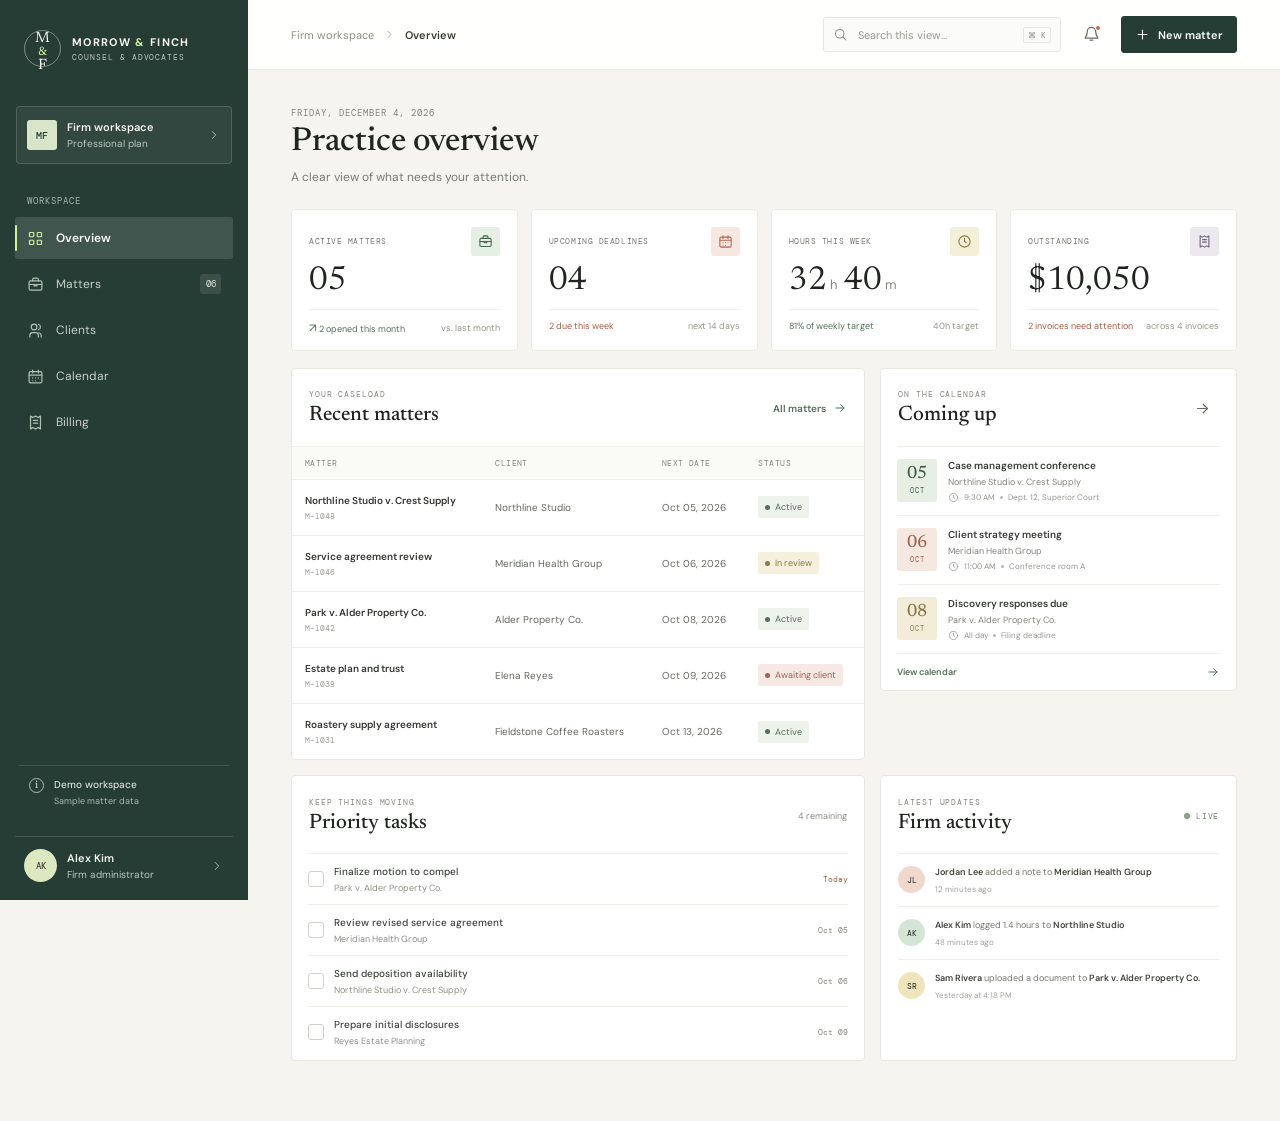
<file: index.html>
<!doctype html>
<html lang="en">
  <head>
    <meta charset="UTF-8" />
    <meta name="viewport" content="width=device-width, initial-scale=1.0" />
    <meta name="theme-color" content="#f5f4ef" />
    <meta name="description" content="A clear view of matters, clients, deadlines, and billing for your law firm." />
    <title>Morrow &amp; Finch | Practice Management</title>
    <link rel="stylesheet" href="styles.css" />
    <script src="script.js" defer></script>
  </head>
  <body>
    <svg class="icon-definitions" xmlns="http://www.w3.org/2000/svg" aria-hidden="true">
      <symbol id="i-grid" viewBox="0 0 24 24"><rect x="3.5" y="3.5" width="6" height="6" rx="1"/><rect x="14.5" y="3.5" width="6" height="6" rx="1"/><rect x="3.5" y="14.5" width="6" height="6" rx="1"/><rect x="14.5" y="14.5" width="6" height="6" rx="1"/></symbol>
      <symbol id="i-briefcase" viewBox="0 0 24 24"><rect x="3" y="7" width="18" height="13" rx="2"/><path d="M8 7V5a2 2 0 0 1 2-2h4a2 2 0 0 1 2 2v2M3 12h18m-11 0v2h4v-2"/></symbol>
      <symbol id="i-users" viewBox="0 0 24 24"><path d="M16 21v-2a4 4 0 0 0-4-4H8a4 4 0 0 0-4 4v2m6-10a4 4 0 1 0 0-8 4 4 0 0 0 0 8Zm10 10v-2a4 4 0 0 0-3-3.87m-1-11.9a4 4 0 0 1 0 7.75"/></symbol>
      <symbol id="i-calendar" viewBox="0 0 24 24"><rect x="3" y="5" width="18" height="16" rx="2"/><path d="M16 3v4M8 3v4M3 10h18m-13 4h.01M12 14h.01M16 14h.01M8 18h.01M12 18h.01"/></symbol>
      <symbol id="i-receipt" viewBox="0 0 24 24"><path d="M5 3v18l3-2 4 2 4-2 3 2V3l-3 2-4-2-4 2-3-2Z"/><path d="M9 9h6m-6 4h6"/></symbol>
      <symbol id="i-search" viewBox="0 0 24 24"><circle cx="10.8" cy="10.8" r="6.8"/><path d="m16 16 4.5 4.5"/></symbol>
      <symbol id="i-plus" viewBox="0 0 24 24"><path d="M12 5v14M5 12h14"/></symbol>
      <symbol id="i-arrow" viewBox="0 0 24 24"><path d="M5 12h14m-6-6 6 6-6 6"/></symbol>
      <symbol id="i-clock" viewBox="0 0 24 24"><circle cx="12" cy="12" r="9"/><path d="M12 7v5l3 2"/></symbol>
      <symbol id="i-check" viewBox="0 0 24 24"><path d="m5 12 4 4L19 6"/></symbol>
      <symbol id="i-bell" viewBox="0 0 24 24"><path d="M18 8a6 6 0 0 0-12 0c0 7-3 7-3 9h18c0-2-3-2-3-9m-8 12h4"/></symbol>
      <symbol id="i-close" viewBox="0 0 24 24"><path d="m6 6 12 12M18 6 6 18"/></symbol>
      <symbol id="i-chevron" viewBox="0 0 24 24"><path d="m9 18 6-6-6-6"/></symbol>
    </svg>

    <div class="app-shell">
      <aside class="sidebar">
        <a class="brand" href="#overview" aria-label="Morrow and Finch home">
          <span class="brand-mark">M<span>&amp;</span>F</span>
          <span class="brand-copy"><strong>MORROW <span>&amp;</span> FINCH</strong><small>COUNSEL &amp; ADVOCATES</small></span>
        </a>

        <div class="workspace-switcher">
          <span class="workspace-monogram">MF</span>
          <span class="workspace-copy"><strong>Firm workspace</strong><small>Professional plan</small></span>
          <svg class="icon"><use href="#i-chevron" /></svg>
        </div>

        <p class="nav-label">WORKSPACE</p>
        <nav class="primary-nav" aria-label="Main navigation">
          <a class="nav-link is-active" href="#overview" data-view-link="overview" aria-current="page"><svg class="icon"><use href="#i-grid" /></svg><span>Overview</span></a>
          <a class="nav-link" href="#matters" data-view-link="matters"><svg class="icon"><use href="#i-briefcase" /></svg><span>Matters</span><span class="nav-count" id="nav-matter-count">0</span></a>
          <a class="nav-link" href="#clients" data-view-link="clients"><svg class="icon"><use href="#i-users" /></svg><span>Clients</span></a>
          <a class="nav-link" href="#calendar" data-view-link="calendar"><svg class="icon"><use href="#i-calendar" /></svg><span>Calendar</span></a>
          <a class="nav-link" href="#billing" data-view-link="billing"><svg class="icon"><use href="#i-receipt" /></svg><span>Billing</span></a>
        </nav>

        <div class="sidebar-bottom">
          <div class="sidebar-note"><span class="note-mark">i</span><span><strong>Demo workspace</strong><small>Sample matter data</small></span></div>
          <button class="profile-button" type="button" aria-label="Account settings">
            <span class="avatar avatar-olive">AK</span>
            <span class="profile-copy"><strong>Alex Kim</strong><small>Firm administrator</small></span>
            <svg class="icon"><use href="#i-chevron" /></svg>
          </button>
        </div>
      </aside>

      <div class="main-column">
        <header class="topbar">
          <div class="breadcrumbs"><span>Firm workspace</span><svg class="icon"><use href="#i-chevron" /></svg><strong id="breadcrumb-current">Overview</strong></div>
          <div class="topbar-actions">
            <label class="search-box">
              <svg class="icon"><use href="#i-search" /></svg>
              <input id="global-search" type="search" placeholder="Search this view..." autocomplete="off" aria-label="Search this view" />
              <kbd>⌘ K</kbd>
            </label>
            <button class="icon-button notification-button" type="button" aria-label="Notifications"><svg class="icon"><use href="#i-bell" /></svg><span></span></button>
            <button class="button button-primary top-new-matter" type="button" data-open-matter><svg class="icon"><use href="#i-plus" /></svg> New matter</button>
          </div>
        </header>

        <main class="page-content">
          <section class="view is-active" id="view-overview" data-view="overview" aria-labelledby="overview-title">
            <div class="page-heading">
              <div><p class="eyebrow" id="today-label">FRIDAY, OCTOBER 2, 2026</p><h1 id="overview-title">Practice overview</h1><p class="heading-subtitle">A clear view of what needs your attention.</p></div>
              <button class="button button-primary heading-new-matter" type="button" data-open-matter><svg class="icon"><use href="#i-plus" /></svg> New matter</button>
            </div>

            <div class="metric-grid" aria-label="Practice metrics">
              <article class="metric-card"><div class="metric-top"><span>ACTIVE MATTERS</span><span class="metric-icon icon-green"><svg class="icon"><use href="#i-briefcase" /></svg></span></div><div class="metric-value" id="active-matters">0</div><div class="metric-foot"><span class="metric-positive"><span class="metric-arrow">↗</span> 2 opened this month</span><span>vs. last month</span></div></article>
              <article class="metric-card"><div class="metric-top"><span>UPCOMING DEADLINES</span><span class="metric-icon icon-peach"><svg class="icon"><use href="#i-calendar" /></svg></span></div><div class="metric-value">04</div><div class="metric-foot"><span class="metric-warning">2 due this week</span><span>next 14 days</span></div></article>
              <article class="metric-card"><div class="metric-top"><span>HOURS THIS WEEK</span><span class="metric-icon icon-yellow"><svg class="icon"><use href="#i-clock" /></svg></span></div><div class="metric-value">32<span class="metric-unit">h</span> 40<span class="metric-unit">m</span></div><div class="metric-foot"><span class="metric-positive">81% of weekly target</span><span>40h target</span></div></article>
              <article class="metric-card"><div class="metric-top"><span>OUTSTANDING</span><span class="metric-icon icon-lavender"><svg class="icon"><use href="#i-receipt" /></svg></span></div><div class="metric-value" id="outstanding-total">$0</div><div class="metric-foot"><span class="metric-warning">2 invoices need attention</span><span>across 4 invoices</span></div></article>
            </div>

            <div class="dashboard-grid">
              <section class="content-panel matter-panel" aria-labelledby="recent-matters-title">
                <div class="panel-heading"><div><p class="section-kicker">YOUR CASELOAD</p><h2 id="recent-matters-title">Recent matters</h2></div><button class="text-link" type="button" data-go-view="matters">All matters <svg class="icon"><use href="#i-arrow" /></svg></button></div>
                <div class="table-wrap"><table class="data-table"><thead><tr><th>MATTER</th><th>CLIENT</th><th>NEXT DATE</th><th>STATUS</th></tr></thead><tbody class="matter-rows" data-table="overview"></tbody></table></div>
                <p class="empty-state" id="overview-empty" hidden>No matters match your search.</p>
              </section>

              <section class="content-panel agenda-panel" aria-labelledby="agenda-title">
                <div class="panel-heading"><div><p class="section-kicker">ON THE CALENDAR</p><h2 id="agenda-title">Coming up</h2></div><button class="icon-button panel-icon-button" type="button" data-go-view="calendar" aria-label="Open calendar"><svg class="icon"><use href="#i-arrow" /></svg></button></div>
                <div class="agenda-list">
                  <article class="agenda-item"><div class="agenda-date"><strong>05</strong><span>OCT</span></div><div class="agenda-copy"><strong>Case management conference</strong><span>Northline Studio v. Crest Supply</span><small><svg class="icon"><use href="#i-clock" /></svg> 9:30 AM <i></i> Dept. 12, Superior Court</small></div></article>
                  <article class="agenda-item"><div class="agenda-date agenda-date-peach"><strong>06</strong><span>OCT</span></div><div class="agenda-copy"><strong>Client strategy meeting</strong><span>Meridian Health Group</span><small><svg class="icon"><use href="#i-clock" /></svg> 11:00 AM <i></i> Conference room A</small></div></article>
                  <article class="agenda-item"><div class="agenda-date agenda-date-yellow"><strong>08</strong><span>OCT</span></div><div class="agenda-copy"><strong>Discovery responses due</strong><span>Park v. Alder Property Co.</span><small><svg class="icon"><use href="#i-clock" /></svg> All day <i></i> Filing deadline</small></div></article>
                </div>
                <button class="agenda-footer" type="button" data-go-view="calendar">View calendar <svg class="icon"><use href="#i-arrow" /></svg></button>
              </section>

              <section class="content-panel task-panel" aria-labelledby="tasks-title">
                <div class="panel-heading"><div><p class="section-kicker">KEEP THINGS MOVING</p><h2 id="tasks-title">Priority tasks</h2></div><span class="task-summary" id="task-summary">0 remaining</span></div>
                <div class="task-list" id="task-list">
                  <label class="task-item"><input type="checkbox" /><span class="task-check"><svg class="icon"><use href="#i-check" /></svg></span><span class="task-copy"><strong>Finalize motion to compel</strong><small>Park v. Alder Property Co.</small></span><span class="task-due due-today">Today</span></label>
                  <label class="task-item"><input type="checkbox" /><span class="task-check"><svg class="icon"><use href="#i-check" /></svg></span><span class="task-copy"><strong>Review revised service agreement</strong><small>Meridian Health Group</small></span><span class="task-due">Oct 05</span></label>
                  <label class="task-item"><input type="checkbox" /><span class="task-check"><svg class="icon"><use href="#i-check" /></svg></span><span class="task-copy"><strong>Send deposition availability</strong><small>Northline Studio v. Crest Supply</small></span><span class="task-due">Oct 06</span></label>
                  <label class="task-item"><input type="checkbox" /><span class="task-check"><svg class="icon"><use href="#i-check" /></svg></span><span class="task-copy"><strong>Prepare initial disclosures</strong><small>Reyes Estate Planning</small></span><span class="task-due">Oct 09</span></label>
                </div>
              </section>

              <section class="content-panel activity-panel" aria-labelledby="activity-title">
                <div class="panel-heading"><div><p class="section-kicker">LATEST UPDATES</p><h2 id="activity-title">Firm activity</h2></div><span class="activity-live"><span></span> LIVE</span></div>
                <div class="activity-list">
                  <article class="activity-item"><span class="activity-avatar avatar-peach">JL</span><div><p><strong>Jordan Lee</strong> added a note to <b>Meridian Health Group</b></p><small>12 minutes ago</small></div></article>
                  <article class="activity-item"><span class="activity-avatar avatar-green">AK</span><div><p><strong>Alex Kim</strong> logged 1.4 hours to <b>Northline Studio</b></p><small>48 minutes ago</small></div></article>
                  <article class="activity-item"><span class="activity-avatar avatar-yellow">SR</span><div><p><strong>Sam Rivera</strong> uploaded a document to <b>Park v. Alder Property Co.</b></p><small>Yesterday at 4:18 PM</small></div></article>
                </div>
              </section>
            </div>
          </section>

          <section class="view" id="view-matters" data-view="matters" aria-labelledby="matters-title" hidden>
            <div class="page-heading"><div><p class="eyebrow">CASELOAD</p><h1 id="matters-title">Matters</h1><p class="heading-subtitle">Track active work, key dates, and case status.</p></div><button class="button button-primary" type="button" data-open-matter><svg class="icon"><use href="#i-plus" /></svg> New matter</button></div>
            <div class="view-toolbar"><div class="view-count"><strong id="matter-view-count">0</strong> matters</div><label class="select-wrap"><span class="visually-hidden">Filter matters by status</span><select id="matter-status-filter"><option value="all">All statuses</option><option value="Active">Active</option><option value="In review">In review</option><option value="Awaiting client">Awaiting client</option><option value="Closed">Closed</option></select><svg class="icon"><use href="#i-chevron" /></svg></label></div>
            <section class="content-panel full-table-panel"><div class="table-wrap"><table class="data-table matters-table"><thead><tr><th>MATTER</th><th>CLIENT</th><th>TYPE</th><th>LEAD COUNSEL</th><th>NEXT DATE</th><th>STATUS</th></tr></thead><tbody class="matter-rows" data-table="matters"></tbody></table></div><p class="empty-state" id="matters-empty" hidden>No matters match these filters.</p></section>
          </section>

          <section class="view" id="view-clients" data-view="clients" aria-labelledby="clients-title" hidden>
            <div class="page-heading"><div><p class="eyebrow">RELATIONSHIPS</p><h1 id="clients-title">Clients</h1><p class="heading-subtitle">The people and organizations behind your work.</p></div><span class="client-total"><strong>06</strong> clients</span></div>
            <section class="content-panel full-table-panel"><div class="table-wrap"><table class="data-table clients-table"><thead><tr><th>CLIENT</th><th>CONTACT</th><th>OPEN MATTERS</th><th>CLIENT SINCE</th><th>TYPE</th></tr></thead><tbody>
              <tr class="searchable"><td><span class="client-cell"><span class="avatar avatar-peach">NH</span><span><strong>Northline Studio</strong><small>Portland, OR</small></span></span></td><td>Naomi Hart<small>naomi@northlinestudio.example</small></td><td>2 matters</td><td>Jan 2024</td><td><span class="client-type">Business</span></td></tr>
              <tr class="searchable"><td><span class="client-cell"><span class="avatar avatar-green">MH</span><span><strong>Meridian Health Group</strong><small>Seattle, WA</small></span></span></td><td>Marcus Hill<small>marcus@meridianhealth.example</small></td><td>1 matter</td><td>Mar 2023</td><td><span class="client-type">Business</span></td></tr>
              <tr class="searchable"><td><span class="client-cell"><span class="avatar avatar-yellow">AP</span><span><strong>Alder Property Co.</strong><small>Portland, OR</small></span></span></td><td>Devon Price<small>devon@alderproperty.example</small></td><td>1 matter</td><td>Aug 2025</td><td><span class="client-type">Business</span></td></tr>
              <tr class="searchable"><td><span class="client-cell"><span class="avatar avatar-blue">ER</span><span><strong>Elena Reyes</strong><small>Vancouver, WA</small></span></span></td><td>Elena Reyes<small>elena.reyes@example.net</small></td><td>1 matter</td><td>Feb 2026</td><td><span class="client-type individual">Individual</span></td></tr>
              <tr class="searchable"><td><span class="client-cell"><span class="avatar avatar-lilac">FC</span><span><strong>Fieldstone Coffee Roasters</strong><small>Salem, OR</small></span></span></td><td>Priya Shah<small>priya@fieldstonecoffee.example</small></td><td>1 matter</td><td>Jun 2024</td><td><span class="client-type">Business</span></td></tr>
              <tr class="searchable"><td><span class="client-cell"><span class="avatar avatar-gray">JM</span><span><strong>Jonah Miller</strong><small>Beaverton, OR</small></span></span></td><td>Jonah Miller<small>jonah.miller@example.net</small></td><td>1 matter</td><td>Sep 2026</td><td><span class="client-type individual">Individual</span></td></tr>
            </tbody></table></div><p class="empty-state" id="clients-empty" hidden>No clients match your search.</p></section>
          </section>

          <section class="view" id="view-calendar" data-view="calendar" aria-labelledby="calendar-title" hidden>
            <div class="page-heading"><div><p class="eyebrow">DEADLINES &amp; APPEARANCES</p><h1 id="calendar-title">Calendar</h1><p class="heading-subtitle">A look ahead at the dates that move your matters forward.</p></div><div class="calendar-month"><button class="icon-button" type="button" aria-label="Previous month" disabled>‹</button><strong>October 2026</strong><button class="icon-button" type="button" aria-label="Next month" disabled>›</button></div></div>
            <div class="calendar-layout"><section class="content-panel calendar-agenda"><div class="panel-heading"><div><p class="section-kicker">WEEK OF OCTOBER 5</p><h2>Upcoming events</h2></div><span class="calendar-event-count">5 EVENTS</span></div>
              <article class="calendar-entry"><div class="calendar-entry-date"><strong>MON</strong><span>05</span></div><div class="calendar-entry-content"><span class="event-type court-event">COURT</span><h3>Case management conference</h3><p>Northline Studio v. Crest Supply</p><small>9:30 AM – 10:15 AM <i></i> Multnomah County Circuit Court, Dept. 12</small></div></article>
              <article class="calendar-entry"><div class="calendar-entry-date"><strong>TUE</strong><span>06</span></div><div class="calendar-entry-content"><span class="event-type meeting-event">MEETING</span><h3>Client strategy meeting</h3><p>Meridian Health Group</p><small>11:00 AM – 12:00 PM <i></i> Conference room A</small></div></article>
              <article class="calendar-entry"><div class="calendar-entry-date"><strong>WED</strong><span>07</span></div><div class="calendar-entry-content"><span class="event-type deadline-event">DEADLINE</span><h3>Expert witness disclosures</h3><p>Park v. Alder Property Co.</p><small>Due by 5:00 PM <i></i> Court filing</small></div></article>
              <article class="calendar-entry"><div class="calendar-entry-date"><strong>THU</strong><span>08</span></div><div class="calendar-entry-content"><span class="event-type deadline-event">DEADLINE</span><h3>Discovery responses due</h3><p>Park v. Alder Property Co.</p><small>Due by 5:00 PM <i></i> Serve opposing counsel</small></div></article>
              <article class="calendar-entry"><div class="calendar-entry-date"><strong>FRI</strong><span>09</span></div><div class="calendar-entry-content"><span class="event-type meeting-event">MEETING</span><h3>Estate plan review</h3><p>Elena Reyes</p><small>2:00 PM – 3:00 PM <i></i> Video conference</small></div></article>
            </section><aside class="calendar-aside"><section class="content-panel calendar-note"><span class="calendar-note-mark"><svg class="icon"><use href="#i-calendar" /></svg></span><p class="section-kicker">THIS WEEK</p><strong>5 important dates</strong><p>3 deadlines and 2 client or court meetings are on the schedule.</p><div class="calendar-note-rule"></div><span class="calendar-note-foot"><span class="status-dot"></span> All times Pacific</span></section><section class="content-panel calendar-legend"><h2>Event types</h2><p><span class="legend-dot court-dot"></span> Court appearance</p><p><span class="legend-dot deadline-dot"></span> Filing deadline</p><p><span class="legend-dot meeting-dot"></span> Client meeting</p></section></aside></div>
          </section>

          <section class="view" id="view-billing" data-view="billing" aria-labelledby="billing-title" hidden>
            <div class="page-heading"><div><p class="eyebrow">FINANCIALS</p><h1 id="billing-title">Billing</h1><p class="heading-subtitle">Keep an eye on time, invoices, and what’s outstanding.</p></div><button class="button button-outline" type="button" id="billing-export"><svg class="icon"><use href="#i-arrow" /></svg> Export report</button></div>
            <div class="billing-metrics"><article class="billing-metric"><span>OUTSTANDING</span><strong id="billing-outstanding">$0</strong><small>Across unpaid invoices</small></article><article class="billing-metric"><span>COLLECTED THIS MONTH</span><strong>$18,450</strong><small><b>↑ 12%</b> from last month</small></article><article class="billing-metric"><span>UNBILLED TIME</span><strong>$6,280</strong><small>42.5 hours not yet invoiced</small></article></div>
            <section class="content-panel full-table-panel invoice-panel"><div class="panel-heading invoice-heading"><div><p class="section-kicker">ACCOUNTS RECEIVABLE</p><h2>Recent invoices</h2></div><div class="invoice-legend"><span><i class="legend-dot paid-dot"></i> Paid</span><span><i class="legend-dot open-dot"></i> Due</span></div></div><div class="table-wrap"><table class="data-table invoice-table"><thead><tr><th>INVOICE</th><th>CLIENT</th><th>ISSUED</th><th>DUE DATE</th><th>AMOUNT</th><th>STATUS</th><th></th></tr></thead><tbody>
              <tr class="invoice-row"><td><strong>INV-2026-084</strong></td><td>Northline Studio</td><td>Sep 18, 2026</td><td>Oct 18, 2026</td><td class="invoice-amount" data-amount="4200">$4,200.00</td><td><span class="status status-paid">Paid</span></td><td><span class="paid-label">Received</span></td></tr>
              <tr class="invoice-row"><td><strong>INV-2026-083</strong></td><td>Meridian Health Group</td><td>Sep 15, 2026</td><td>Oct 15, 2026</td><td class="invoice-amount" data-amount="6850">$6,850.00</td><td><span class="status status-review">Due soon</span></td><td><button class="mark-paid" type="button">Mark paid</button></td></tr>
              <tr class="invoice-row"><td><strong>INV-2026-081</strong></td><td>Alder Property Co.</td><td>Aug 28, 2026</td><td>Sep 27, 2026</td><td class="invoice-amount" data-amount="3200">$3,200.00</td><td><span class="status status-overdue">Overdue</span></td><td><button class="mark-paid" type="button">Mark paid</button></td></tr>
              <tr class="invoice-row"><td><strong>INV-2026-079</strong></td><td>Fieldstone Coffee Roasters</td><td>Aug 20, 2026</td><td>Sep 19, 2026</td><td class="invoice-amount" data-amount="2750">$2,750.00</td><td><span class="status status-paid">Paid</span></td><td><span class="paid-label">Received</span></td></tr>
            </tbody></table></div><p class="export-note" id="export-note" aria-live="polite"></p></section>
          </section>
        </main>
      </div>
    </div>

    <dialog class="matter-dialog" id="matter-dialog" aria-labelledby="dialog-title">
      <form id="matter-form" method="dialog">
        <div class="dialog-heading"><div><p class="section-kicker">CASELOAD</p><h2 id="dialog-title">Open a new matter</h2></div><button class="icon-button dialog-close" type="button" aria-label="Close dialog"><svg class="icon"><use href="#i-close" /></svg></button></div>
        <p class="dialog-intro">Add the essentials now. You can fill in the rest of the file later.</p>
        <label class="form-field">Matter name<input name="matterName" required maxlength="100" placeholder="e.g. Smith v. Acme Corporation" /></label>
        <div class="form-row"><label class="form-field">Client<input name="client" required maxlength="80" placeholder="Client or organization" /></label><label class="form-field">Matter type<select name="type" required><option value="">Select type</option><option>Business litigation</option><option>Commercial contracts</option><option>Employment</option><option>Estate planning</option><option>Real estate</option><option>Other</option></select></label></div>
        <div class="form-row"><label class="form-field">Lead counsel<select name="lead" required><option>Alex Kim</option><option>Jordan Lee</option><option>Sam Rivera</option></select></label><label class="form-field">Next key date<input name="date" type="date" /></label></div>
        <div class="dialog-actions"><button class="button button-outline dialog-cancel" type="button">Cancel</button><button class="button button-primary" type="submit"><svg class="icon"><use href="#i-plus" /></svg> Create matter</button></div>
      </form>
    </dialog>
    <div class="toast" id="toast" role="status" aria-live="polite"><span class="toast-check"><svg class="icon"><use href="#i-check" /></svg></span><span id="toast-message">Done</span></div>
  </body>
</html>
</file>
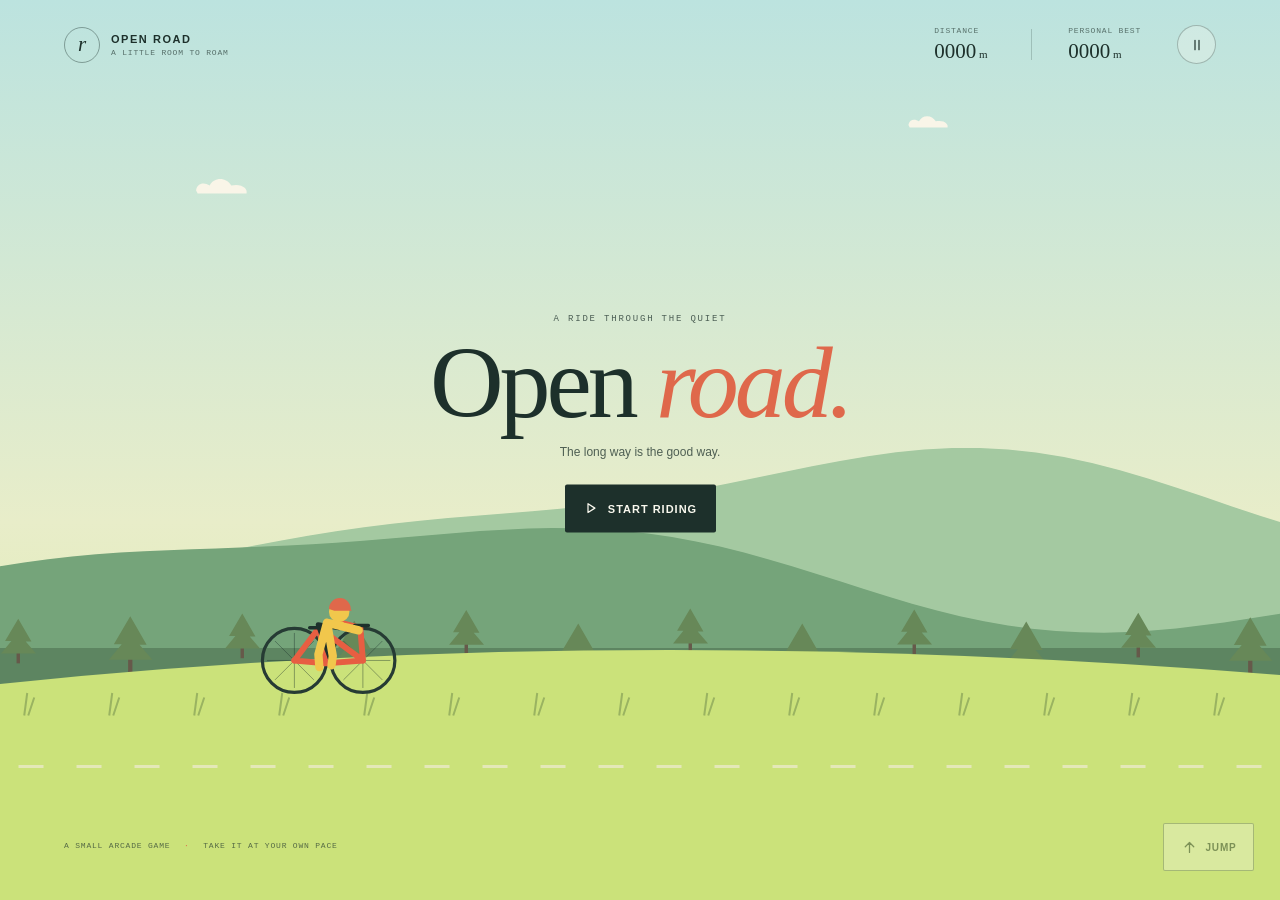
<file: ride-game.html>
<!doctype html>
<html lang="en">
  <head>
    <meta charset="UTF-8" />
    <meta name="viewport" content="width=device-width, initial-scale=1.0, viewport-fit=cover" />
    <meta name="theme-color" content="#c7e7de" />
    <title>Open Road | A Canvas Ride</title>
    <style>
      :root {
        color-scheme: light;
        --ink: #1d302b;
        --paper: #f9f8ee;
        --grass: #cbe27a;
        --coral: #df684b;
        --line: rgba(29, 48, 43, .2);
        --mono: 'Courier New', monospace;
        --sans: 'Trebuchet MS', 'Segoe UI', sans-serif;
      }

      * { box-sizing: border-box; }

      html, body { width: 100%; height: 100%; margin: 0; overflow: hidden; }

      body {
        min-width: 320px;
        background: #c7e7de;
        color: var(--ink);
        font-family: var(--sans);
      }

      button { color: inherit; font: inherit; }
      button:focus-visible { outline: 3px solid var(--coral); outline-offset: 4px; }

      .game {
        position: relative;
        width: 100%;
        height: 100%;
        min-height: 440px;
        isolation: isolate;
        overflow: hidden;
      }

      #ride-canvas { position: absolute; inset: 0; width: 100%; height: 100%; }

      .masthead {
        position: absolute;
        z-index: 2;
        top: 0;
        right: 0;
        left: 0;
        display: flex;
        align-items: center;
        justify-content: space-between;
        padding: max(25px, env(safe-area-inset-top)) clamp(20px, 5vw, 72px) 0;
        pointer-events: none;
      }

      .brand { display: flex; align-items: center; gap: 11px; }
      .brand-mark {
        display: grid;
        width: 36px;
        height: 36px;
        place-items: center;
        border: 1px solid rgba(29, 48, 43, .4);
        border-radius: 50%;
        font-family: Georgia, serif;
        font-size: 21px;
        font-style: italic;
      }
      .brand-name { display: grid; gap: 3px; }
      .brand-name strong { font-size: 11px; letter-spacing: .14em; }
      .brand-name small { color: rgba(29, 48, 43, .65); font-family: var(--mono); font-size: 8px; letter-spacing: .1em; }

      .ride-stats { display: flex; align-items: center; gap: clamp(14px, 3vw, 36px); }
      .stat { display: grid; min-width: 61px; gap: 4px; }
      .stat-label { color: rgba(29, 48, 43, .64); font-family: var(--mono); font-size: 8px; letter-spacing: .1em; }
      .stat-value { font-family: Georgia, serif; font-size: 21px; font-variant-numeric: tabular-nums; }
      .stat-divider { width: 1px; height: 31px; background: rgba(29, 48, 43, .2); }

      .icon-button {
        display: grid;
        width: 39px;
        height: 39px;
        place-items: center;
        border: 1px solid rgba(29, 48, 43, .28);
        border-radius: 50%;
        background: rgba(249, 248, 238, .3);
        cursor: pointer;
        pointer-events: auto;
        transition: background .15s ease, transform .15s ease;
      }
      .icon-button:hover { background: rgba(249, 248, 238, .75); transform: translateY(-1px); }
      .icon-button svg { width: 16px; height: 16px; fill: none; stroke: currentColor; stroke-width: 1.8; stroke-linecap: round; stroke-linejoin: round; }

      .center-overlay {
        position: absolute;
        z-index: 2;
        top: 47%;
        left: 50%;
        width: min(90vw, 540px);
        padding: 18px;
        text-align: center;
        transform: translate(-50%, -50%);
        transition: opacity .2s ease, visibility .2s ease;
      }
      .center-overlay[hidden] { display: block; visibility: hidden; opacity: 0; pointer-events: none; }
      .overline { margin: 0 0 13px; color: rgba(29, 48, 43, .75); font-family: var(--mono); font-size: 9px; letter-spacing: .2em; }
      .game-title { margin: 0; font-family: Georgia, 'Times New Roman', serif; font-size: clamp(48px, 9vw, 102px); font-weight: 400; line-height: .9; letter-spacing: -.04em; }
      .game-title em { color: var(--coral); font-weight: 400; }
      .overlay-copy { min-height: 18px; margin: 16px 0 22px; color: rgba(29, 48, 43, .75); font-size: 12px; }

      .ride-button {
        display: inline-flex;
        min-width: 151px;
        height: 48px;
        align-items: center;
        justify-content: center;
        gap: 10px;
        padding: 0 18px;
        border: 0;
        border-radius: 2px;
        background: var(--ink);
        color: var(--paper);
        cursor: pointer;
        font-size: 11px;
        font-weight: 700;
        letter-spacing: .09em;
        text-transform: uppercase;
        transition: background .16s ease, transform .16s ease;
      }
      .ride-button:hover { background: #36534a; transform: translateY(-2px); }
      .ride-button svg { width: 15px; height: 15px; fill: none; stroke: currentColor; stroke-width: 2; stroke-linecap: round; stroke-linejoin: round; }

      .jump-button {
        position: absolute;
        z-index: 2;
        right: max(26px, env(safe-area-inset-right));
        bottom: max(29px, env(safe-area-inset-bottom));
        display: inline-flex;
        min-width: 91px;
        height: 48px;
        align-items: center;
        justify-content: center;
        gap: 8px;
        padding: 0 15px;
        border: 1px solid rgba(29, 48, 43, .55);
        border-radius: 2px;
        background: rgba(249, 248, 238, .72);
        color: var(--ink);
        cursor: pointer;
        font-size: 10px;
        font-weight: 700;
        letter-spacing: .08em;
        opacity: .45;
        transition: opacity .15s ease, background .15s ease, transform .15s ease;
        touch-action: manipulation;
      }
      .jump-button:enabled { opacity: 1; }
      .jump-button:enabled:hover { background: var(--paper); transform: translateY(-2px); }
      .jump-button svg { width: 17px; height: 17px; fill: none; stroke: currentColor; stroke-width: 1.8; stroke-linecap: round; stroke-linejoin: round; }

      .bottom-note {
        position: absolute;
        z-index: 2;
        bottom: max(42px, env(safe-area-inset-bottom));
        left: clamp(20px, 5vw, 72px);
        color: rgba(29, 48, 43, .67);
        font-family: var(--mono);
        font-size: 8px;
        letter-spacing: .1em;
        pointer-events: none;
      }
      .bottom-note span { margin: 0 8px; color: var(--coral); }

      @media (max-width: 600px) {
        .masthead { align-items: flex-start; padding-top: max(17px, env(safe-area-inset-top)); }
        .brand-mark { width: 31px; height: 31px; font-size: 18px; }
        .brand-name strong { font-size: 9px; }
        .brand-name small { font-size: 7px; }
        .ride-stats { gap: 10px; }
        .stat { min-width: 43px; gap: 3px; }
        .stat-label { font-size: 7px; }
        .stat-value { font-size: 17px; }
        .stat-divider { height: 26px; }
        .icon-button { width: 34px; height: 34px; }
        .center-overlay { top: 44%; }
        .game-title { font-size: clamp(49px, 14vw, 72px); }
        .bottom-note { bottom: max(36px, env(safe-area-inset-bottom)); font-size: 7px; }
        .jump-button { right: max(18px, env(safe-area-inset-right)); bottom: max(20px, env(safe-area-inset-bottom)); }
      }

      @media (max-height: 520px) and (min-width: 601px) {
        .center-overlay { top: 51%; }
        .game-title { font-size: 60px; }
        .overlay-copy { margin: 9px 0 13px; }
      }

      @media (prefers-reduced-motion: reduce) {
        *, *::before, *::after { transition-duration: .01ms !important; }
      }
    </style>
  </head>
  <body>
    <main class="game" aria-label="Open Road bicycle game">
      <canvas id="ride-canvas" aria-label="A cyclist rides along a rolling country road. Avoid obstacles by jumping." role="img"></canvas>

      <header class="masthead">
        <div class="brand" aria-label="Open Road">
          <span class="brand-mark" aria-hidden="true">r</span>
          <span class="brand-name"><strong>OPEN ROAD</strong><small>A LITTLE ROOM TO ROAM</small></span>
        </div>
        <div class="ride-stats" aria-label="Ride statistics">
          <div class="stat"><span class="stat-label">DISTANCE</span><span class="stat-value" id="distance">0000<span style="font-size:11px"> m</span></span></div>
          <span class="stat-divider" aria-hidden="true"></span>
          <div class="stat"><span class="stat-label">PERSONAL BEST</span><span class="stat-value" id="best">0000<span style="font-size:11px"> m</span></span></div>
          <button class="icon-button" id="pause-button" type="button" aria-label="Pause ride" title="Pause ride" disabled>
            <svg viewBox="0 0 24 24" aria-hidden="true"><path d="M9 5v14M15 5v14" /></svg>
          </button>
        </div>
      </header>

      <section class="center-overlay" id="center-overlay" aria-live="polite">
        <p class="overline" id="overlay-overline">A RIDE THROUGH THE QUIET</p>
        <h1 class="game-title" id="overlay-title">Open <em>road.</em></h1>
        <p class="overlay-copy" id="overlay-copy">The long way is the good way.</p>
        <button class="ride-button" id="ride-button" type="button">
          <svg viewBox="0 0 24 24" aria-hidden="true"><path d="m8 5 11 7-11 7V5Z" /></svg>
          <span id="ride-button-label">Start riding</span>
        </button>
      </section>

      <p class="bottom-note">A SMALL ARCADE GAME <span>·</span> TAKE IT AT YOUR OWN PACE</p>

      <button class="jump-button" id="jump-button" type="button" disabled aria-label="Jump over an obstacle">
        <svg viewBox="0 0 24 24" aria-hidden="true"><path d="M12 19V5m-6 6 6-6 6 6" /></svg>
        JUMP
      </button>
    </main>

    <script>
      const canvas = document.querySelector('#ride-canvas');
      const ctx = canvas.getContext('2d');
      const distanceLabel = document.querySelector('#distance');
      const bestLabel = document.querySelector('#best');
      const overlay = document.querySelector('#center-overlay');
      const overlayOverline = document.querySelector('#overlay-overline');
      const overlayTitle = document.querySelector('#overlay-title');
      const overlayCopy = document.querySelector('#overlay-copy');
      const rideButton = document.querySelector('#ride-button');
      const rideButtonLabel = document.querySelector('#ride-button-label');
      const pauseButton = document.querySelector('#pause-button');
      const jumpButton = document.querySelector('#jump-button');

      const palette = {
        sky: '#c7e7de',
        cloud: '#f9f5e8',
        farHill: '#a4c9a1',
        midHill: '#75a47a',
        nearHill: '#5d8561',
        grass: '#cbe27a',
        grassLight: '#dceda2',
        road: '#3c5047',
        roadLight: '#50685a',
        ink: '#1d302b',
        coral: '#df684b',
        wheel: '#263b34',
        frame: '#e75e42',
        rider: '#f1c74c',
      };

      let width = 0;
      let height = 0;
      let pixelRatio = 1;
      let state = 'ready';
      let lastFrame = 0;
      let elapsed = 0;
      let worldDistance = 0;
      let bestDistance = 0;
      let speed = 285;
      let jumpHeight = 0;
      let jumpVelocity = 0;
      let wheelRotation = 0;
      let obstacleDistance = 0;
      let sceneryOffset = 0;
      let animationId = 0;
      let obstacles = [];

      try {
        bestDistance = Number(localStorage.getItem('open-road-best')) || 0;
      } catch {
        bestDistance = 0;
      }

      function setDistanceLabel(element, value) {
        element.firstChild.textContent = String(Math.floor(value)).padStart(4, '0');
      }

      function resizeCanvas() {
        const bounds = canvas.getBoundingClientRect();
        width = bounds.width;
        height = bounds.height;
        pixelRatio = Math.min(window.devicePixelRatio || 1, 2);
        canvas.width = Math.round(width * pixelRatio);
        canvas.height = Math.round(height * pixelRatio);
        ctx.setTransform(pixelRatio, 0, 0, pixelRatio, 0, 0);
        drawScene(0);
      }

      function hillPath(base, amplitude, phase, step) {
        ctx.beginPath();
        ctx.moveTo(0, height);
        ctx.lineTo(0, base + Math.sin(phase) * amplitude);
        for (let x = 0; x <= width + step; x += step) {
          const y = base + Math.sin(x * .004 + phase) * amplitude + Math.sin(x * .009 + phase * 1.6) * amplitude * .28;
          ctx.lineTo(x, y);
        }
        ctx.lineTo(width, height);
        ctx.closePath();
        ctx.fill();
      }

      function drawCloud(x, y, scale) {
        ctx.fillStyle = palette.cloud;
        ctx.beginPath();
        ctx.moveTo(x, y + 13 * scale);
        ctx.bezierCurveTo(x + 1 * scale, y + 4 * scale, x + 10 * scale, y + 2 * scale, x + 17 * scale, y + 7 * scale);
        ctx.bezierCurveTo(x + 22 * scale, y - 4 * scale, x + 38 * scale, y - 4 * scale, x + 44 * scale, y + 7 * scale);
        ctx.bezierCurveTo(x + 57 * scale, y + 4 * scale, x + 65 * scale, y + 11 * scale, x + 63 * scale, y + 17 * scale);
        ctx.lineTo(x + 2 * scale, y + 17 * scale);
        ctx.closePath();
        ctx.fill();
      }

      function drawTree(x, ground, scale, tint) {
        ctx.save();
        ctx.translate(x, ground);
        ctx.scale(scale, scale);
        ctx.fillStyle = '#66594a';
        ctx.fillRect(-3, -39, 6, 41);
        ctx.fillStyle = tint;
        ctx.beginPath();
        ctx.moveTo(0, -76);
        ctx.lineTo(23, -36);
        ctx.lineTo(13, -36);
        ctx.lineTo(31, -15);
        ctx.lineTo(-30, -15);
        ctx.lineTo(-12, -37);
        ctx.lineTo(-23, -37);
        ctx.closePath();
        ctx.fill();
        ctx.restore();
      }

      function drawBackground(time) {
        const sky = ctx.createLinearGradient(0, 0, 0, height);
        sky.addColorStop(0, '#bce3df');
        sky.addColorStop(.58, '#e8edc9');
        sky.addColorStop(1, '#d7e9a1');
        ctx.fillStyle = sky;
        ctx.fillRect(0, 0, width, height);

        const cloudDrift = (time * 5) % (width + 240);
        drawCloud(width * .17 - cloudDrift * .18, height * .2, .8);
        drawCloud(width * .72 - cloudDrift * .11, height * .13, .62);

        ctx.fillStyle = palette.farHill;
        hillPath(height * .57, height * .06, 1.1 + time * .00003, 28);
        ctx.fillStyle = palette.midHill;
        hillPath(height * .64, height * .055, 3 + time * .00005, 24);

        const horizon = height * .72;
        ctx.fillStyle = palette.nearHill;
        ctx.fillRect(0, horizon, width, height - horizon);
        const treeSpacing = 112;
        const treeShift = (time * speed * .36) % treeSpacing;
        for (let x = -treeSpacing - treeShift; x < width + treeSpacing; x += treeSpacing) {
          const offset = Math.sin((x + treeShift) * .03) * 13;
          drawTree(x, horizon + 17 + offset, .55 + ((x / treeSpacing) % 2) * .14, x % 3 === 0 ? '#527752' : '#678858');
        }

        ctx.fillStyle = palette.grass;
        ctx.beginPath();
        ctx.moveTo(0, height * .76);
        ctx.quadraticCurveTo(width * .47, height * .69, width, height * .75);
        ctx.lineTo(width, height);
        ctx.lineTo(0, height);
        ctx.closePath();
        ctx.fill();

        const dashY = height * .85;
        const dashShift = (time * speed * .72) % 58;
        for (let x = -58 - dashShift; x < width + 58; x += 58) {
          ctx.fillStyle = '#e4e8b8';
          ctx.fillRect(x, dashY, 25, 3);
        }

        ctx.strokeStyle = 'rgba(62, 92, 52, .35)';
        ctx.lineWidth = 2;
        const tuftOffset = (time * speed * .85) % 85;
        for (let x = -85 - tuftOffset; x < width + 85; x += 85) {
          ctx.beginPath();
          ctx.moveTo(x, height * .795);
          ctx.lineTo(x + 3, height * .77);
          ctx.moveTo(x + 4, height * .795);
          ctx.lineTo(x + 10, height * .775);
          ctx.stroke();
        }
      }

      function groundLine() {
        return height * .77;
      }

      function drawWheel(x, y, radius, rotation) {
        ctx.save();
        ctx.translate(x, y);
        ctx.rotate(rotation);
        ctx.strokeStyle = palette.wheel;
        ctx.lineWidth = Math.max(3, radius * .1);
        ctx.beginPath();
        ctx.arc(0, 0, radius, 0, Math.PI * 2);
        ctx.stroke();
        ctx.strokeStyle = 'rgba(29, 48, 43, .4)';
        ctx.lineWidth = 1;
        for (let spoke = 0; spoke < 8; spoke += 1) {
          const angle = spoke * Math.PI / 4;
          ctx.beginPath();
          ctx.moveTo(0, 0);
          ctx.lineTo(Math.cos(angle) * radius * .86, Math.sin(angle) * radius * .86);
          ctx.stroke();
        }
        ctx.fillStyle = palette.coral;
        ctx.beginPath();
        ctx.arc(0, 0, Math.max(3, radius * .09), 0, Math.PI * 2);
        ctx.fill();
        ctx.restore();
      }

      function drawBike(time) {
        const ground = groundLine();
        const wheelRadius = Math.max(21, Math.min(32, height * .047));
        const bikeScale = wheelRadius / 27;
        const rearX = width * .23;
        const frontX = rearX + wheelRadius * 2.14;
        const wheelY = ground - wheelRadius - jumpHeight;
        const pedal = state === 'running' ? Math.sin(time * .014) * .17 : 0;

        ctx.save();
        ctx.translate(0, Math.sin(time * .025) * 1.3 - jumpHeight);

        drawWheel(rearX, ground - wheelRadius, wheelRadius, wheelRotation);
        drawWheel(frontX, ground - wheelRadius, wheelRadius, wheelRotation);

        const crankX = rearX + wheelRadius * .98;
        const crankY = ground - wheelRadius * .91;
        const seatX = rearX + wheelRadius * .77;
        const seatY = ground - wheelRadius * 2.02;
        const headX = frontX - wheelRadius * .74;
        const headY = ground - wheelRadius * 2.52;
        const handleX = frontX - wheelRadius * .08;
        const handleY = ground - wheelRadius * 2.02;

        ctx.strokeStyle = palette.frame;
        ctx.lineWidth = 5 * bikeScale;
        ctx.lineCap = 'round';
        ctx.lineJoin = 'round';
        ctx.beginPath();
        ctx.moveTo(rearX, ground - wheelRadius);
        ctx.lineTo(seatX, seatY);
        ctx.lineTo(crankX, crankY);
        ctx.lineTo(rearX, ground - wheelRadius);
        ctx.moveTo(crankX, crankY);
        ctx.lineTo(frontX, ground - wheelRadius);
        ctx.lineTo(handleX, handleY);
        ctx.lineTo(headX, headY + wheelRadius * .33);
        ctx.moveTo(seatX, seatY);
        ctx.lineTo(frontX, ground - wheelRadius);
        ctx.stroke();

        ctx.strokeStyle = palette.ink;
        ctx.lineWidth = 3 * bikeScale;
        ctx.beginPath();
        ctx.moveTo(seatX - wheelRadius * .29, seatY);
        ctx.lineTo(seatX + wheelRadius * .35, seatY);
        ctx.moveTo(handleX - wheelRadius * .18, handleY - wheelRadius * .07);
        ctx.lineTo(handleX + wheelRadius * .25, handleY - wheelRadius * .07);
        ctx.stroke();

        ctx.strokeStyle = palette.ink;
        ctx.lineWidth = 4 * bikeScale;
        ctx.beginPath();
        ctx.moveTo(headX, headY + wheelRadius * .5);
        ctx.lineTo(seatX - wheelRadius * .03, seatY - wheelRadius * .1);
        ctx.lineTo(crankX + wheelRadius * .16, crankY - wheelRadius * .09);
        ctx.stroke();

        ctx.fillStyle = palette.rider;
        ctx.beginPath();
        ctx.arc(headX, headY, wheelRadius * .32, 0, Math.PI * 2);
        ctx.fill();
        ctx.fillStyle = palette.coral;
        ctx.beginPath();
        ctx.arc(headX + wheelRadius * .02, headY - wheelRadius * .09, wheelRadius * .34, Math.PI, Math.PI * 2);
        ctx.lineTo(headX + wheelRadius * .39, headY - wheelRadius * .03);
        ctx.lineTo(headX - wheelRadius * .15, headY - wheelRadius * .03);
        ctx.closePath();
        ctx.fill();

        ctx.strokeStyle = palette.rider;
        ctx.lineWidth = 7 * bikeScale;
        ctx.lineCap = 'round';
        ctx.beginPath();
        ctx.moveTo(headX + wheelRadius * .06, headY + wheelRadius * .43);
        ctx.lineTo(seatX + wheelRadius * .25, seatY - wheelRadius * .16);
        ctx.lineTo(handleX - wheelRadius * .05, handleY + wheelRadius * .08);
        ctx.moveTo(seatX + wheelRadius * .25, seatY - wheelRadius * .16);
        ctx.lineTo(seatX + wheelRadius * .43 + pedal * wheelRadius, crankY - wheelRadius * .23);
        ctx.lineTo(crankX + wheelRadius * .18, crankY + wheelRadius * .06);
        ctx.moveTo(seatX + wheelRadius * .25, seatY - wheelRadius * .16);
        ctx.lineTo(seatX - wheelRadius * .02 - pedal * wheelRadius, crankY - wheelRadius * .28);
        ctx.lineTo(crankX - wheelRadius * .2, crankY + wheelRadius * .12);
        ctx.stroke();

        ctx.restore();

        if (jumpHeight > 0) {
          ctx.fillStyle = `rgba(48, 67, 48, ${Math.max(.08, .2 - jumpHeight / 900)})`;
          ctx.beginPath();
          ctx.ellipse((rearX + frontX) / 2, ground + 3, wheelRadius * 2.2, 5, 0, 0, Math.PI * 2);
          ctx.fill();
        }

        return { rearX, frontX, wheelRadius, wheelY };
      }

      function drawObstacle(obstacle) {
        const y = groundLine();
        ctx.save();
        ctx.translate(obstacle.x, y);
        if (obstacle.kind === 'log') {
          ctx.fillStyle = '#865841';
          ctx.beginPath();
          ctx.roundRect(-obstacle.width / 2, -obstacle.height, obstacle.width, obstacle.height, obstacle.height / 2);
          ctx.fill();
          ctx.strokeStyle = '#b7865c';
          ctx.lineWidth = 2;
          ctx.beginPath();
          ctx.ellipse(-obstacle.width / 2 + 6, -obstacle.height / 2, 4, obstacle.height / 2 - 1, 0, 0, Math.PI * 2);
          ctx.stroke();
          ctx.strokeStyle = 'rgba(55, 43, 35, .5)';
          ctx.beginPath();
          ctx.moveTo(-obstacle.width * .14, -obstacle.height + 3);
          ctx.lineTo(obstacle.width * .05, -3);
          ctx.moveTo(obstacle.width * .28, -obstacle.height + 4);
          ctx.lineTo(obstacle.width * .1, -3);
          ctx.stroke();
        } else if (obstacle.kind === 'rock') {
          ctx.fillStyle = '#ab7454';
          ctx.beginPath();
          ctx.moveTo(-obstacle.width / 2, 0);
          ctx.lineTo(-obstacle.width * .43, -obstacle.height * .45);
          ctx.lineTo(-obstacle.width * .08, -obstacle.height);
          ctx.lineTo(obstacle.width * .32, -obstacle.height * .83);
          ctx.lineTo(obstacle.width / 2, 0);
          ctx.closePath();
          ctx.fill();
          ctx.fillStyle = 'rgba(237, 191, 136, .6)';
          ctx.beginPath();
          ctx.moveTo(-obstacle.width * .2, -obstacle.height * .68);
          ctx.lineTo(-obstacle.width * .08, -obstacle.height);
          ctx.lineTo(obstacle.width * .15, -obstacle.height * .77);
          ctx.closePath();
          ctx.fill();
        } else {
          ctx.fillStyle = '#eee7c9';
          ctx.beginPath();
          ctx.ellipse(0, -3, obstacle.width / 2, 7, 0, 0, Math.PI * 2);
          ctx.fill();
          ctx.strokeStyle = 'rgba(61, 79, 64, .45)';
          ctx.lineWidth = 1;
          ctx.beginPath();
          ctx.ellipse(0, -3, obstacle.width * .32, 3, 0, 0, Math.PI * 2);
          ctx.stroke();
        }
        ctx.restore();
      }

      function drawScene(time) {
        if (!ctx || width === 0 || height === 0) return;
        ctx.clearRect(0, 0, width, height);
        drawBackground(time);
        for (const obstacle of obstacles) drawObstacle(obstacle);
        drawBike(time);
      }

      function update(delta) {
        if (state !== 'running') return;
        elapsed += delta;
        speed = Math.min(285 + worldDistance * .018, 570);
        worldDistance += speed * delta / 10;
        sceneryOffset += speed * delta;
        wheelRotation += speed * delta / 27;

        if (jumpHeight > 0 || jumpVelocity > 0) {
          jumpHeight += jumpVelocity * delta;
          jumpVelocity -= 1570 * delta;
          if (jumpHeight <= 0) {
            jumpHeight = 0;
            jumpVelocity = 0;
          }
        }

        obstacleDistance -= speed * delta;
        if (obstacleDistance <= 0) {
          const kinds = ['log', 'rock', 'puddle'];
          const kind = kinds[Math.floor(Math.random() * kinds.length)];
          const scale = Math.max(.83, Math.min(1.3, height / 700));
          const obstacle = {
            kind,
            x: width + 45,
            width: (kind === 'log' ? 46 : kind === 'rock' ? 39 : 50) * scale,
            height: (kind === 'log' ? 24 : kind === 'rock' ? 27 : 8) * scale,
          };
          obstacles.push(obstacle);
          obstacleDistance = 350 + Math.random() * 180;
        }

        for (const obstacle of obstacles) obstacle.x -= speed * delta;
        obstacles = obstacles.filter((obstacle) => obstacle.x + obstacle.width / 2 > -10);

        const bikeFront = width * .23 + Math.max(21, Math.min(32, height * .047)) * 2.14;
        const bikeBack = width * .23;
        for (const obstacle of obstacles) {
          const overlapsBike = obstacle.x - obstacle.width / 2 < bikeFront - 2 && obstacle.x + obstacle.width / 2 > bikeBack + 3;
          if (overlapsBike && jumpHeight < obstacle.height + 12) {
            endRide();
            break;
          }
        }

        setDistanceLabel(distanceLabel, worldDistance);
      }

      function frame(timestamp) {
        const delta = lastFrame ? Math.min((timestamp - lastFrame) / 1000, .04) : 0;
        lastFrame = timestamp;
        update(delta);
        drawScene(timestamp);
        animationId = window.requestAnimationFrame(frame);
      }

      function setOverlay(mode) {
        overlay.hidden = mode === 'running';
        if (mode === 'ready') {
          overlayOverline.textContent = 'A RIDE THROUGH THE QUIET';
          overlayTitle.innerHTML = 'Open <em>road.</em>';
          overlayCopy.textContent = 'The long way is the good way.';
          rideButtonLabel.textContent = 'Start riding';
        } else if (mode === 'paused') {
          overlayOverline.textContent = 'CATCH YOUR BREATH';
          overlayTitle.textContent = 'Take a pause.';
          overlayCopy.textContent = `${Math.floor(worldDistance)} metres behind you.`;
          rideButtonLabel.textContent = 'Keep riding';
        } else if (mode === 'over') {
          overlayOverline.textContent = 'THAT WAS A GOOD RIDE';
          overlayTitle.textContent = 'Ride ended.';
          overlayCopy.textContent = `${Math.floor(worldDistance)} metres. Your best is ${Math.floor(bestDistance)} metres.`;
          rideButtonLabel.textContent = 'Ride again';
        }
      }

      function startRide() {
        if (state === 'paused') {
          state = 'running';
          lastFrame = performance.now();
          setOverlay(state);
          pauseButton.disabled = false;
          jumpButton.disabled = false;
          return;
        }
        elapsed = 0;
        worldDistance = 0;
        speed = 285;
        jumpHeight = 0;
        jumpVelocity = 0;
        obstacles = [];
        obstacleDistance = 500;
        state = 'running';
        lastFrame = performance.now();
        setDistanceLabel(distanceLabel, 0);
        setOverlay(state);
        pauseButton.disabled = false;
        jumpButton.disabled = false;
        drawScene(lastFrame);
      }

      function pauseRide() {
        if (state !== 'running') return;
        state = 'paused';
        setOverlay(state);
        pauseButton.disabled = true;
        jumpButton.disabled = true;
      }

      function endRide() {
        if (state !== 'running') return;
        state = 'over';
        bestDistance = Math.max(bestDistance, worldDistance);
        setDistanceLabel(bestLabel, bestDistance);
        try {
          localStorage.setItem('open-road-best', String(Math.floor(bestDistance)));
        } catch {
          // The ride still works when storage is unavailable.
        }
        setOverlay(state);
        pauseButton.disabled = true;
        jumpButton.disabled = true;
      }

      function jump() {
        if (state !== 'running' || jumpHeight > 0) return;
        jumpVelocity = Math.max(570, height * .78);
      }

      rideButton.addEventListener('click', startRide);
      jumpButton.addEventListener('click', jump);
      pauseButton.addEventListener('click', pauseRide);

      window.addEventListener('keydown', (event) => {
        if (event.code === 'Space' || event.code === 'ArrowUp' || event.code === 'KeyW') {
          event.preventDefault();
          if (state === 'ready' || state === 'over') startRide();
          else jump();
        } else if (event.code === 'Escape' || event.code === 'KeyP') {
          if (state === 'running') pauseRide();
          else if (state === 'paused') startRide();
        }
      });

      setDistanceLabel(bestLabel, bestDistance);
      resizeCanvas();
      animationId = window.requestAnimationFrame(frame);
      window.addEventListener('resize', resizeCanvas, { passive: true });
    </script>
  </body>
</html>
</file>
<file: styles.css>
@import url('https://fonts.googleapis.com/css2?family=DM+Mono:wght@400;500&family=DM+Sans:wght@400;500;600;700&family=Newsreader:opsz,wght@6..72,500;6..72,600&display=swap');

:root {
  color-scheme: light;
  --paper: #f5f4ef;
  --surface: #fff;
  --ink: #20251f;
  --muted: #85887f;
  --line: #e9e8e1;
  --green: #263d35;
  --green-soft: #e6efe8;
  --lime: #d3ed9e;
  --coral: #c9654c;
  --yellow: #eee2ad;
  --sans: 'DM Sans', 'Trebuchet MS', sans-serif;
  --serif: 'Newsreader', Georgia, serif;
  --mono: 'DM Mono', 'Courier New', monospace;
}

* { box-sizing: border-box; }
body { min-width: 360px; min-height: 100vh; margin: 0; color: var(--ink); background: var(--paper); font-family: var(--sans); font-size: 13px; -webkit-font-smoothing: antialiased; }
button, input, select { font: inherit; }
button { color: inherit; }
button:focus-visible, a:focus-visible, input:focus-visible, select:focus-visible { outline: 3px solid rgba(201, 101, 76, .4); outline-offset: 2px; }
a { color: inherit; }
.icon-definitions { position: absolute; width: 0; height: 0; overflow: hidden; }
.icon { width: 17px; height: 17px; flex: 0 0 auto; fill: none; stroke: currentColor; stroke-width: 1.7; stroke-linecap: round; stroke-linejoin: round; }
.visually-hidden { position: absolute; width: 1px; height: 1px; padding: 0; margin: -1px; overflow: hidden; clip: rect(0, 0, 0, 0); white-space: nowrap; border: 0; }

.app-shell { display: grid; min-height: 100vh; grid-template-columns: 248px minmax(0, 1fr); }
.sidebar { position: sticky; top: 0; display: flex; height: 100vh; min-height: 620px; padding: 25px 15px 14px; flex-direction: column; background: var(--green); color: #f7f6f0; }
.brand { display: flex; min-height: 46px; align-items: center; gap: 11px; padding: 0 9px; text-decoration: none; }
.brand-mark { display: grid; width: 37px; height: 37px; flex: 0 0 auto; place-items: center; border: 1px solid rgba(246, 245, 238, .42); border-radius: 50%; font-family: var(--serif); font-size: 15px; }
.brand-mark span { color: var(--lime); font-size: 12px; }
.brand-copy { display: grid; gap: 3px; }
.brand-copy strong { font-size: 11px; letter-spacing: .12em; }
.brand-copy strong span { color: var(--lime); }
.brand-copy small { color: #b9c7be; font-family: var(--mono); font-size: 8px; letter-spacing: .12em; }
.workspace-switcher { display: flex; height: 58px; align-items: center; gap: 10px; margin: 35px 1px 31px; padding: 0 10px; border: 1px solid rgba(235, 240, 232, .16); border-radius: 4px; background: rgba(255, 255, 255, .055); }
.workspace-monogram { display: grid; width: 30px; height: 30px; flex: 0 0 auto; place-items: center; border-radius: 3px; background: #d9e5c9; color: #273d34; font-family: var(--mono); font-size: 10px; font-weight: 500; }
.workspace-copy, .profile-copy { display: grid; min-width: 0; gap: 3px; }
.workspace-copy strong, .profile-copy strong { font-size: 11px; font-weight: 600; }
.workspace-copy small, .profile-copy small { color: #bac8be; font-size: 10px; }
.workspace-switcher > .icon, .profile-button > .icon { width: 14px; height: 14px; margin-left: auto; color: #acbdb1; }
.nav-label, .section-kicker, .eyebrow { color: var(--muted); font-family: var(--mono); font-size: 9px; letter-spacing: .11em; }
.nav-label { margin: 0 12px 10px; color: #a5b7ab; }
.primary-nav { display: grid; gap: 4px; }
.nav-link { position: relative; display: flex; min-height: 42px; align-items: center; gap: 12px; padding: 0 12px; border-radius: 3px; color: #c6d0c8; font-size: 12px; text-decoration: none; transition: background .15s ease, color .15s ease; }
.nav-link .icon { width: 17px; height: 17px; color: #b0c1b5; }
.nav-link:hover { background: rgba(255, 255, 255, .07); color: #fff; }
.nav-link.is-active { background: rgba(255, 255, 255, .12); color: #fff; font-weight: 600; }
.nav-link.is-active::before { position: absolute; top: 8px; bottom: 8px; left: 0; width: 2px; border-radius: 2px; background: var(--lime); content: ''; }
.nav-link.is-active .icon { color: var(--lime); }
.nav-count { display: grid; min-width: 21px; height: 20px; margin-left: auto; place-items: center; border-radius: 3px; background: rgba(255, 255, 255, .1); color: #e3e9df; font-family: var(--mono); font-size: 9px; }
.sidebar-bottom { margin-top: auto; }
.sidebar-note { display: flex; align-items: flex-start; gap: 10px; margin: 0 4px 17px; padding: 12px 10px; border-top: 1px solid rgba(255, 255, 255, .13); color: #d8e0d8; }
.note-mark { display: grid; width: 15px; height: 15px; flex: 0 0 auto; place-items: center; border: 1px solid #aebcaf; border-radius: 50%; font-family: var(--serif); font-size: 10px; }
.sidebar-note span:last-child { display: grid; gap: 4px; }
.sidebar-note strong { font-size: 10px; font-weight: 500; }
.sidebar-note small { color: #aabbb0; font-size: 9px; }
.profile-button { display: flex; width: 100%; align-items: center; gap: 10px; padding: 12px 9px 4px; border: 0; border-top: 1px solid rgba(255, 255, 255, .15); background: none; color: #f5f5ee; text-align: left; cursor: pointer; }
.avatar { display: grid; width: 33px; height: 33px; flex: 0 0 auto; place-items: center; border-radius: 50%; color: #41463e; font-family: var(--mono); font-size: 9px; font-weight: 500; }
.avatar-olive { background: #dce8bf; }
.avatar-peach { background: #f1d8cc; }
.avatar-green { background: #d4e5d6; }
.avatar-yellow { background: #efe5bd; }
.avatar-blue { background: #dce5eb; }
.avatar-lilac { background: #e8deeb; }
.avatar-gray { background: #e2e2dc; }

.main-column { min-width: 0; }
.topbar { position: sticky; z-index: 5; top: 0; display: flex; height: 70px; align-items: center; justify-content: space-between; gap: 20px; padding: 0 43px; border-bottom: 1px solid #e9e8e1; background: rgba(255, 255, 255, .94); backdrop-filter: blur(12px); }
.breadcrumbs { display: flex; min-width: 0; align-items: center; gap: 9px; color: #8b8e85; font-size: 11px; }
.breadcrumbs .icon { width: 13px; height: 13px; color: #a7aaa2; }
.breadcrumbs strong { overflow: hidden; color: #373c35; font-weight: 600; text-overflow: ellipsis; white-space: nowrap; }
.topbar-actions { display: flex; align-items: center; gap: 13px; }
.search-box { display: flex; width: 238px; height: 35px; align-items: center; gap: 8px; padding: 0 9px; border: 1px solid #e8e8e2; border-radius: 3px; background: #fbfbf9; color: #8c9086; }
.search-box .icon { width: 15px; height: 15px; }
.search-box input { width: 100%; min-width: 0; border: 0; outline: 0; background: transparent; color: var(--ink); font-size: 11px; }
.search-box input::placeholder { color: #999c94; }
.search-box:focus-within { border-color: #97a89a; background: #fff; }
kbd { padding: 2px 4px; border: 1px solid #e8e8e2; border-radius: 2px; color: #8a8e85; font-family: var(--mono); font-size: 8px; white-space: nowrap; }
.icon-button { display: inline-grid; width: 34px; height: 34px; flex: 0 0 auto; place-items: center; border: 1px solid transparent; border-radius: 3px; background: transparent; color: #666d63; cursor: pointer; }
.icon-button:hover:not(:disabled) { border-color: var(--line); background: #f8f8f4; }
.icon-button:disabled { cursor: default; opacity: .4; }
.notification-button { position: relative; }
.notification-button .icon { width: 17px; height: 17px; }
.notification-button > span { position: absolute; top: 6px; right: 6px; width: 6px; height: 6px; border: 1px solid #fff; border-radius: 50%; background: var(--coral); }
.button { display: inline-flex; min-height: 37px; align-items: center; justify-content: center; gap: 8px; padding: 0 13px; border: 1px solid transparent; border-radius: 3px; font-size: 11px; font-weight: 600; cursor: pointer; transition: background .15s ease, border-color .15s ease, transform .15s ease; }
.button .icon { width: 15px; height: 15px; }
.button:active { transform: translateY(1px); }
.button-primary { border-color: var(--green); background: var(--green); color: #fff; }
.button-primary:hover { border-color: #345449; background: #345449; }
.button-outline { border-color: #dfe1d9; background: #fff; color: #4c534b; }
.button-outline:hover { border-color: #b8c0b7; background: #fbfcf8; }

.page-content { width: min(100%, 1530px); margin: 0 auto; padding: 37px 43px 60px; }
.view[hidden] { display: none !important; }
.view.is-active { animation: view-enter .24s ease-out both; }
@keyframes view-enter { from { opacity: .5; transform: translateY(4px); } to { opacity: 1; transform: translateY(0); } }
.page-heading { display: flex; min-height: 68px; align-items: center; justify-content: space-between; gap: 18px; margin-bottom: 24px; }
.eyebrow { margin: 0 0 6px; }
h1 { margin: 0; font-family: var(--serif); font-size: 33px; font-weight: 500; line-height: 1.12; letter-spacing: 0; }
.heading-subtitle { margin: 7px 0 0; color: #777b72; font-size: 12px; }
.heading-new-matter { display: none; }

.metric-grid { display: grid; grid-template-columns: repeat(4, minmax(0, 1fr)); gap: 13px; margin-bottom: 17px; }
.metric-card { min-width: 0; padding: 17px 17px 14px; border: 1px solid #eae9e2; border-radius: 4px; background: #fff; }
.metric-top { display: flex; align-items: center; justify-content: space-between; gap: 8px; color: #777c72; font-family: var(--mono); font-size: 8px; letter-spacing: .07em; white-space: nowrap; }
.metric-icon { display: grid; width: 29px; height: 29px; flex: 0 0 auto; place-items: center; border-radius: 3px; }
.metric-icon .icon { width: 15px; height: 15px; }
.icon-green { background: #e6efe4; color: #476450; }
.icon-peach { background: #f6e8e0; color: #b3644e; }
.icon-yellow { background: #f4efd9; color: #8d7540; }
.icon-lavender { background: #ebe8ef; color: #6d6176; }
.metric-value { margin: 9px 0 11px; font-family: var(--serif); font-size: 33px; line-height: 1; font-variant-numeric: tabular-nums; }
.metric-unit { margin-left: 3px; color: #84877e; font-family: var(--sans); font-size: 13px; }
.metric-foot { display: flex; align-items: center; justify-content: space-between; gap: 6px; padding-top: 10px; border-top: 1px solid #f0efe9; color: #95988f; font-size: 9px; white-space: nowrap; }
.metric-positive { color: #55705a; }
.metric-arrow { font-size: 12px; }
.metric-warning { color: #a75e47; }

.dashboard-grid { display: grid; grid-template-columns: minmax(0, 1.45fr) minmax(300px, .9fr); align-items: start; gap: 15px; }
.content-panel { min-width: 0; border: 1px solid #e8e7e0; border-radius: 4px; background: #fff; }
.matter-panel, .agenda-panel, .task-panel, .activity-panel { min-height: 286px; }
.panel-heading { display: flex; min-height: 77px; align-items: center; justify-content: space-between; gap: 12px; padding: 13px 17px 11px; }
.section-kicker { margin: 0 0 5px; font-size: 8px; }
.panel-heading h2, .calendar-legend h2 { margin: 0; font-family: var(--serif); font-size: 21px; font-weight: 500; line-height: 1.1; letter-spacing: 0; }
.text-link { display: inline-flex; align-items: center; gap: 7px; padding: 6px 0 6px 6px; border: 0; background: transparent; color: #566d5b; font-size: 10px; font-weight: 600; cursor: pointer; white-space: nowrap; }
.text-link:hover { color: #243d31; }
.text-link .icon, .agenda-footer .icon { width: 14px; height: 14px; }
.table-wrap { width: 100%; overflow-x: auto; }
.data-table { width: 100%; border-collapse: collapse; text-align: left; }
.data-table thead { background: #fafaf7; }
.data-table th { height: 33px; padding: 0 13px; border-top: 1px solid #f0efe9; border-bottom: 1px solid #efeee8; color: #858980; font-family: var(--mono); font-size: 8px; font-weight: 400; letter-spacing: .06em; white-space: nowrap; }
.data-table td { height: 56px; padding: 8px 13px; border-bottom: 1px solid #f0efe9; color: #646960; font-size: 10px; white-space: nowrap; }
.data-table tbody tr:last-child td { border-bottom: 0; }
.data-table td:first-child { color: #333a32; }
.data-table td strong { font-weight: 600; }
.matter-name { display: block; max-width: 232px; overflow: hidden; color: #343a32; font-size: 10px; font-weight: 600; text-overflow: ellipsis; }
.matter-id { display: block; margin-top: 4px; color: #9b9e95; font-family: var(--mono); font-size: 8px; }
.status { display: inline-flex; align-items: center; gap: 5px; padding: 5px 7px; border-radius: 2px; background: #edf2eb; color: #547058; font-size: 9px; white-space: nowrap; }
.status::before { width: 5px; height: 5px; border-radius: 50%; background: currentColor; content: ''; }
.status-review { background: #f5efdc; color: #917744; }
.status-waiting { background: #f6e9e3; color: #a4604c; }
.status-closed { background: #efefec; color: #777b73; }
.status-paid { background: #eaf1e9; color: #537258; }
.status-overdue { background: #f7e7e2; color: #a8533d; }
.empty-state { padding: 25px 16px; color: #858980; font-size: 11px; text-align: center; }
.agenda-list { padding: 0 16px; }
.agenda-item { display: flex; gap: 11px; padding: 12px 0; border-top: 1px solid #f0efe9; }
.agenda-date { display: grid; width: 40px; height: 43px; flex: 0 0 auto; align-content: center; justify-items: center; border-radius: 3px; background: #e7efe5; color: #405c45; }
.agenda-date strong { font-family: var(--serif); font-size: 18px; font-weight: 500; line-height: 1; }
.agenda-date span { margin-top: 3px; font-family: var(--mono); font-size: 7px; letter-spacing: .1em; }
.agenda-date-peach { background: #f5e8e1; color: #a15f4c; }
.agenda-date-yellow { background: #f2ecd8; color: #897541; }
.agenda-copy { display: grid; min-width: 0; align-content: center; gap: 4px; }
.agenda-copy > strong { overflow: hidden; color: #383e36; font-size: 10px; font-weight: 600; text-overflow: ellipsis; white-space: nowrap; }
.agenda-copy > span { overflow: hidden; color: #83877e; font-size: 9px; text-overflow: ellipsis; white-space: nowrap; }
.agenda-copy small { display: flex; align-items: center; gap: 5px; overflow: hidden; color: #94978f; font-size: 8px; text-overflow: ellipsis; white-space: nowrap; }
.agenda-copy small .icon { width: 11px; height: 11px; }
.agenda-copy small i, .calendar-entry-content small i { width: 3px; height: 3px; flex: 0 0 auto; border-radius: 50%; background: #b5b8ae; }
.agenda-footer { display: flex; width: calc(100% - 32px); min-height: 37px; align-items: center; justify-content: space-between; margin: 0 16px; padding: 0; border: 0; border-top: 1px solid #f0efe9; background: transparent; color: #58705b; font-size: 9px; font-weight: 600; text-align: left; cursor: pointer; }
.agenda-footer:hover { color: var(--green); }
.task-summary { color: #8a8e85; font-size: 9px; }
.task-list { padding: 0 16px; }
.task-item { display: flex; min-height: 51px; align-items: center; gap: 10px; border-top: 1px solid #f0efe9; cursor: pointer; }
.task-item > input { position: absolute; width: 1px; height: 1px; opacity: 0; }
.task-check { display: grid; width: 16px; height: 16px; flex: 0 0 auto; place-items: center; border: 1px solid #ced2c8; border-radius: 3px; color: transparent; transition: background .15s ease, border-color .15s ease; }
.task-check .icon { width: 12px; height: 12px; }
.task-item > input:focus-visible + .task-check { outline: 3px solid rgba(201, 101, 76, .4); outline-offset: 2px; }
.task-item > input:checked + .task-check { border-color: #54705a; background: #54705a; color: #fff; }
.task-copy { display: grid; min-width: 0; flex: 1; gap: 4px; }
.task-copy strong { overflow: hidden; color: #3d433b; font-size: 10px; font-weight: 500; text-overflow: ellipsis; white-space: nowrap; }
.task-copy small { overflow: hidden; color: #90938b; font-size: 9px; text-overflow: ellipsis; white-space: nowrap; }
.task-due { color: #878b82; font-family: var(--mono); font-size: 8px; white-space: nowrap; }
.task-due.due-today { color: #aa5f48; }
.task-item.is-done .task-copy strong { color: #9b9e96; text-decoration: line-through; }
.activity-live { display: inline-flex; align-items: center; gap: 6px; color: #748172; font-family: var(--mono); font-size: 8px; letter-spacing: .08em; }
.activity-live span, .status-dot { width: 6px; height: 6px; border-radius: 50%; background: #83a47c; }
.activity-list { padding: 0 17px; }
.activity-item { display: flex; align-items: flex-start; gap: 10px; padding: 12px 0; border-top: 1px solid #f0efe9; }
.activity-avatar { display: grid; width: 27px; height: 27px; flex: 0 0 auto; place-items: center; border-radius: 50%; font-family: var(--mono); font-size: 8px; }
.activity-item p { margin: 0; color: #767a71; font-size: 9px; line-height: 1.55; }
.activity-item p strong, .activity-item p b { color: #41463e; font-weight: 600; }
.activity-item small { display: block; margin-top: 4px; color: #a0a39a; font-size: 8px; }

.view-toolbar { display: flex; min-height: 50px; align-items: center; justify-content: space-between; gap: 15px; margin-bottom: 12px; padding: 0 14px; border: 1px solid #e8e7e0; border-radius: 4px; background: #fff; }
.view-count { color: #898d84; font-size: 10px; }
.view-count strong { color: #3a4038; font-size: 12px; }
.select-wrap { position: relative; display: flex; align-items: center; }
.select-wrap select { min-width: 145px; height: 32px; padding: 0 28px 0 9px; appearance: none; border: 1px solid #e7e7e0; border-radius: 3px; background: #fff; color: #5d6259; font-size: 10px; cursor: pointer; }
.select-wrap > .icon { position: absolute; right: 8px; width: 13px; height: 13px; transform: rotate(90deg); pointer-events: none; }
.full-table-panel { overflow: hidden; }
.matters-table { min-width: 790px; }
.matters-table th, .matters-table td { padding-right: 15px; padding-left: 15px; }
.matters-table td { height: 65px; }
.matters-table .matter-name { max-width: 270px; }
.matter-type { color: #73776f; }
.client-total { color: #858980; font-size: 11px; }
.client-total strong { margin-right: 3px; color: #363c34; font-family: var(--serif); font-size: 22px; font-weight: 500; }
.clients-table { min-width: 730px; }
.clients-table td { height: 68px; }
.client-cell { display: flex; align-items: center; gap: 9px; }
.client-cell .avatar { width: 31px; height: 31px; }
.client-cell > span:last-child { display: grid; gap: 4px; }
.client-cell strong { color: #3b4139; font-size: 10px; font-weight: 600; }
.client-cell small, .clients-table td > small { display: block; margin-top: 4px; color: #95988f; font-size: 9px; }
.client-type { display: inline-block; padding: 5px 7px; border-radius: 2px; background: #edf1eb; color: #63725f; font-size: 9px; }
.client-type.individual { background: #f1ece2; color: #887856; }

.calendar-month { display: flex; align-items: center; gap: 11px; color: #50574d; font-size: 11px; }
.calendar-month .icon-button { width: 29px; height: 29px; border: 1px solid #e5e6df; background: #fff; font-size: 18px; }
.calendar-layout { display: grid; grid-template-columns: minmax(0, 1fr) 245px; align-items: start; gap: 15px; }
.calendar-agenda { padding-bottom: 5px; }
.calendar-event-count { color: #888d83; font-family: var(--mono); font-size: 8px; letter-spacing: .08em; }
.calendar-entry { display: flex; gap: 16px; margin: 0 17px; padding: 16px 0; border-top: 1px solid #efeee9; }
.calendar-entry-date { display: grid; width: 42px; flex: 0 0 auto; align-content: start; justify-items: center; gap: 2px; padding-top: 5px; color: #7b8177; }
.calendar-entry-date strong { font-family: var(--mono); font-size: 8px; font-weight: 400; letter-spacing: .1em; }
.calendar-entry-date span { color: #323a32; font-family: var(--serif); font-size: 25px; }
.calendar-entry-content { min-width: 0; }
.event-type { display: inline-flex; padding: 4px 6px; border-radius: 2px; font-family: var(--mono); font-size: 7px; letter-spacing: .06em; }
.court-event { background: #e8efe6; color: #547057; }
.meeting-event { background: #f5e9e2; color: #a3614b; }
.deadline-event { background: #f3eedb; color: #8b7848; }
.calendar-entry-content h3 { margin: 7px 0 4px; color: #373e36; font-size: 12px; font-weight: 600; }
.calendar-entry-content p { margin: 0 0 7px; color: #7d8278; font-size: 10px; }
.calendar-entry-content small { display: flex; align-items: center; gap: 8px; color: #969990; font-size: 9px; }
.calendar-aside { display: grid; gap: 12px; }
.calendar-note { padding: 18px; }
.calendar-note-mark { display: grid; width: 35px; height: 35px; margin-bottom: 17px; place-items: center; border-radius: 3px; background: #e7efe5; color: #526d56; }
.calendar-note-mark .icon { width: 17px; height: 17px; }
.calendar-note .section-kicker { margin-bottom: 7px; }
.calendar-note > strong { display: block; font-family: var(--serif); font-size: 21px; font-weight: 500; }
.calendar-note > p:not(.section-kicker) { margin: 7px 0 16px; color: #7e837a; font-size: 10px; line-height: 1.65; }
.calendar-note-rule { border-top: 1px solid #efeee9; }
.calendar-note-foot { display: flex; align-items: center; gap: 7px; padding-top: 13px; color: #7f847a; font-size: 9px; }
.calendar-legend { padding: 16px 18px 10px; }
.calendar-legend h2 { margin-bottom: 12px; font-size: 18px; }
.calendar-legend p { display: flex; align-items: center; gap: 8px; margin: 10px 0; color: #73786e; font-size: 9px; }
.legend-dot { display: inline-block; width: 7px; height: 7px; flex: 0 0 auto; border-radius: 50%; }
.court-dot { background: #668267; }
.deadline-dot { background: #c0a15a; }
.meeting-dot { background: #c8795d; }

.billing-metrics { display: grid; grid-template-columns: repeat(3, minmax(0, 1fr)); gap: 13px; margin-bottom: 17px; }
.billing-metric { display: grid; min-height: 127px; align-content: center; gap: 7px; padding: 18px; border: 1px solid #e8e7e0; border-radius: 4px; background: #fff; }
.billing-metric > span { color: #858980; font-family: var(--mono); font-size: 8px; letter-spacing: .08em; }
.billing-metric > strong { font-family: var(--serif); font-size: 29px; font-weight: 500; }
.billing-metric > small { color: #8b8f85; font-size: 9px; }
.billing-metric > small b { color: #527358; font-weight: 600; }
.invoice-panel .panel-heading { min-height: 76px; }
.invoice-legend { display: flex; gap: 13px; color: #7f837b; font-size: 9px; }
.invoice-legend span { display: flex; align-items: center; gap: 5px; }
.paid-dot { background: #6f9272; }
.open-dot { background: #c49f54; }
.invoice-table { min-width: 720px; }
.invoice-table td { height: 60px; }
.invoice-table td:first-child strong { font-family: var(--mono); font-size: 9px; font-weight: 400; }
.invoice-amount { color: #343a32 !important; font-family: var(--mono); font-size: 10px !important; }
.mark-paid { padding: 5px 8px; border: 1px solid #dfe3d9; border-radius: 2px; background: #fff; color: #526c55; font-size: 9px; cursor: pointer; }
.mark-paid:hover { border-color: #91a58e; background: #f5f8f3; }
.paid-label { color: #7c8e79; font-size: 9px; }
.export-note { min-height: 16px; margin: 0; color: #758372; font-size: 9px; text-align: right; }

.matter-dialog { width: min(510px, calc(100vw - 28px)); max-width: 510px; max-height: calc(100vh - 30px); padding: 0; overflow: auto; border: 1px solid #e4e4dc; border-radius: 5px; background: #fff; color: var(--ink); box-shadow: 0 24px 80px rgba(22, 34, 27, .22); }
.matter-dialog::backdrop { background: rgba(21, 34, 28, .46); backdrop-filter: blur(2px); }
.matter-dialog form { padding: 24px; }
.dialog-heading { display: flex; align-items: flex-start; justify-content: space-between; gap: 12px; }
.dialog-heading .section-kicker { margin-bottom: 5px; }
.dialog-heading h2 { margin: 0; font-family: var(--serif); font-size: 26px; font-weight: 500; }
.dialog-close { margin: -5px -6px 0 0; }
.dialog-intro { margin: 8px 0 19px; color: #7d8278; font-size: 11px; }
.form-field { display: grid; flex: 1; gap: 6px; margin-bottom: 14px; color: #4d544a; font-size: 10px; font-weight: 600; }
.form-field input, .form-field select { width: 100%; height: 38px; padding: 0 10px; border: 1px solid #e4e5dd; border-radius: 3px; background: #fff; color: #343b33; font-size: 11px; font-weight: 400; }
.form-field input::placeholder { color: #a1a49b; }
.form-field input:focus, .form-field select:focus { border-color: #8ca08e; outline: 0; }
.form-row { display: flex; gap: 12px; }
.dialog-actions { display: flex; justify-content: flex-end; gap: 8px; margin-top: 7px; padding-top: 16px; border-top: 1px solid #efeee8; }
.toast { position: fixed; z-index: 20; right: 25px; bottom: 23px; display: flex; align-items: center; gap: 10px; padding: 11px 15px 11px 11px; border: 1px solid #e5e7de; border-radius: 4px; background: #fff; color: #424940; box-shadow: 0 8px 28px rgba(25, 34, 28, .12); font-size: 11px; opacity: 0; pointer-events: none; transform: translateY(8px); transition: opacity .18s ease, transform .18s ease; }
.toast.is-visible { opacity: 1; transform: translateY(0); }
.toast-check { display: grid; width: 22px; height: 22px; place-items: center; border-radius: 50%; background: #e7efe5; color: #4f6c53; }
.toast-check .icon { width: 13px; height: 13px; }

@media (max-width: 1150px) {
  .app-shell { grid-template-columns: 220px minmax(0, 1fr); }
  .sidebar { padding-right: 12px; padding-left: 12px; }
  .topbar, .page-content { padding-right: 27px; padding-left: 27px; }
  .metric-grid { grid-template-columns: repeat(2, minmax(0, 1fr)); }
  .dashboard-grid { grid-template-columns: minmax(0, 1fr) minmax(275px, .8fr); }
  .metric-card { min-height: 126px; }
}

@media (max-width: 900px) {
  .app-shell { display: block; }
  .sidebar { position: relative; height: auto; min-height: 0; padding: 12px 20px 0; }
  .brand { min-height: 42px; }
  .workspace-switcher, .nav-label, .sidebar-bottom { display: none; }
  .primary-nav { display: flex; gap: 3px; margin-top: 13px; overflow-x: auto; scrollbar-width: none; }
  .primary-nav::-webkit-scrollbar { display: none; }
  .nav-link { min-height: 42px; flex: 0 0 auto; padding: 0 11px; }
  .nav-link.is-active::before { top: auto; right: 10px; bottom: 0; left: 10px; width: auto; height: 2px; }
  .topbar { position: relative; height: 64px; padding-right: 24px; padding-left: 24px; }
  .page-content { padding: 30px 24px 45px; }
  .dashboard-grid { grid-template-columns: minmax(0, 1fr) minmax(260px, .82fr); }
}

@media (max-width: 700px) {
  .topbar { height: auto; min-height: 62px; flex-wrap: wrap; gap: 10px; padding-top: 12px; padding-bottom: 12px; }
  .topbar-actions { flex: 1 0 100%; gap: 9px; }
  .search-box { flex: 1; width: auto; }
  .top-new-matter { display: inline-flex; }
  .page-content { padding: 25px 17px 38px; }
  .page-heading { align-items: flex-start; margin-bottom: 19px; }
  .page-heading > .button { display: none; }
  .heading-new-matter { display: inline-flex; flex: 0 0 auto; margin-top: 6px; }
  .page-heading h1 { font-size: 30px; }
  .heading-subtitle { max-width: 310px; line-height: 1.5; }
  .metric-grid { gap: 9px; }
  .metric-card { min-height: 118px; padding: 13px 12px 11px; }
  .metric-top { font-size: 7px; }
  .metric-icon { width: 25px; height: 25px; }
  .metric-value { font-size: 29px; }
  .metric-foot { flex-wrap: wrap; justify-content: flex-start; gap: 3px 8px; font-size: 8px; }
  .dashboard-grid { grid-template-columns: minmax(0, 1fr); }
  .matter-panel, .agenda-panel, .task-panel, .activity-panel { min-height: unset; }
  .agenda-panel { order: 0; }
  .matter-panel { order: 1; }
  .task-panel { order: 2; }
  .activity-panel { order: 3; }
  .calendar-layout { grid-template-columns: minmax(0, 1fr); }
  .calendar-aside { grid-template-columns: repeat(2, minmax(0, 1fr)); }
  .calendar-note, .calendar-legend { padding: 14px; }
  .calendar-note-mark { margin-bottom: 11px; }
  .calendar-note > strong { font-size: 18px; }
  .calendar-month { gap: 4px; font-size: 10px; }
  .calendar-month .icon-button { width: 26px; height: 26px; }
  .billing-metrics { gap: 8px; }
  .billing-metric { min-height: 112px; gap: 6px; padding: 12px; }
  .billing-metric > span { font-size: 7px; }
  .billing-metric > strong { font-size: 23px; }
  .billing-metric > small { font-size: 8px; line-height: 1.4; }
  .matter-dialog form { padding: 20px; }
}

@media (max-width: 430px) {
  body { min-width: 320px; }
  .sidebar { padding-right: 13px; padding-left: 13px; }
  .topbar { padding-right: 15px; padding-left: 15px; }
  .page-content { padding-right: 12px; padding-left: 12px; }
  .breadcrumbs { font-size: 10px; }
  .notification-button { width: 30px; }
  .top-new-matter { gap: 5px; padding: 0 9px; font-size: 10px; }
  .page-heading h1 { font-size: 28px; }
  .heading-subtitle { font-size: 10px; }
  .metric-top { letter-spacing: .03em; }
  .metric-foot { white-space: normal; }
  .panel-heading { padding-right: 12px; padding-left: 12px; }
  .data-table th, .data-table td { padding-right: 10px; padding-left: 10px; }
  .calendar-aside { grid-template-columns: 1fr; }
  .calendar-entry { gap: 8px; margin-right: 12px; margin-left: 12px; }
  .calendar-entry-content small { flex-wrap: wrap; line-height: 1.5; }
  .billing-metrics { grid-template-columns: 1fr; }
  .billing-metric { min-height: 90px; }
  .form-row { display: block; }
  .dialog-actions .button { padding-right: 10px; padding-left: 10px; }
}

@media (prefers-reduced-motion: reduce) {
  *, *::before, *::after { animation-duration: .01ms !important; animation-iteration-count: 1 !important; scroll-behavior: auto !important; transition-duration: .01ms !important; }
}
</file>
